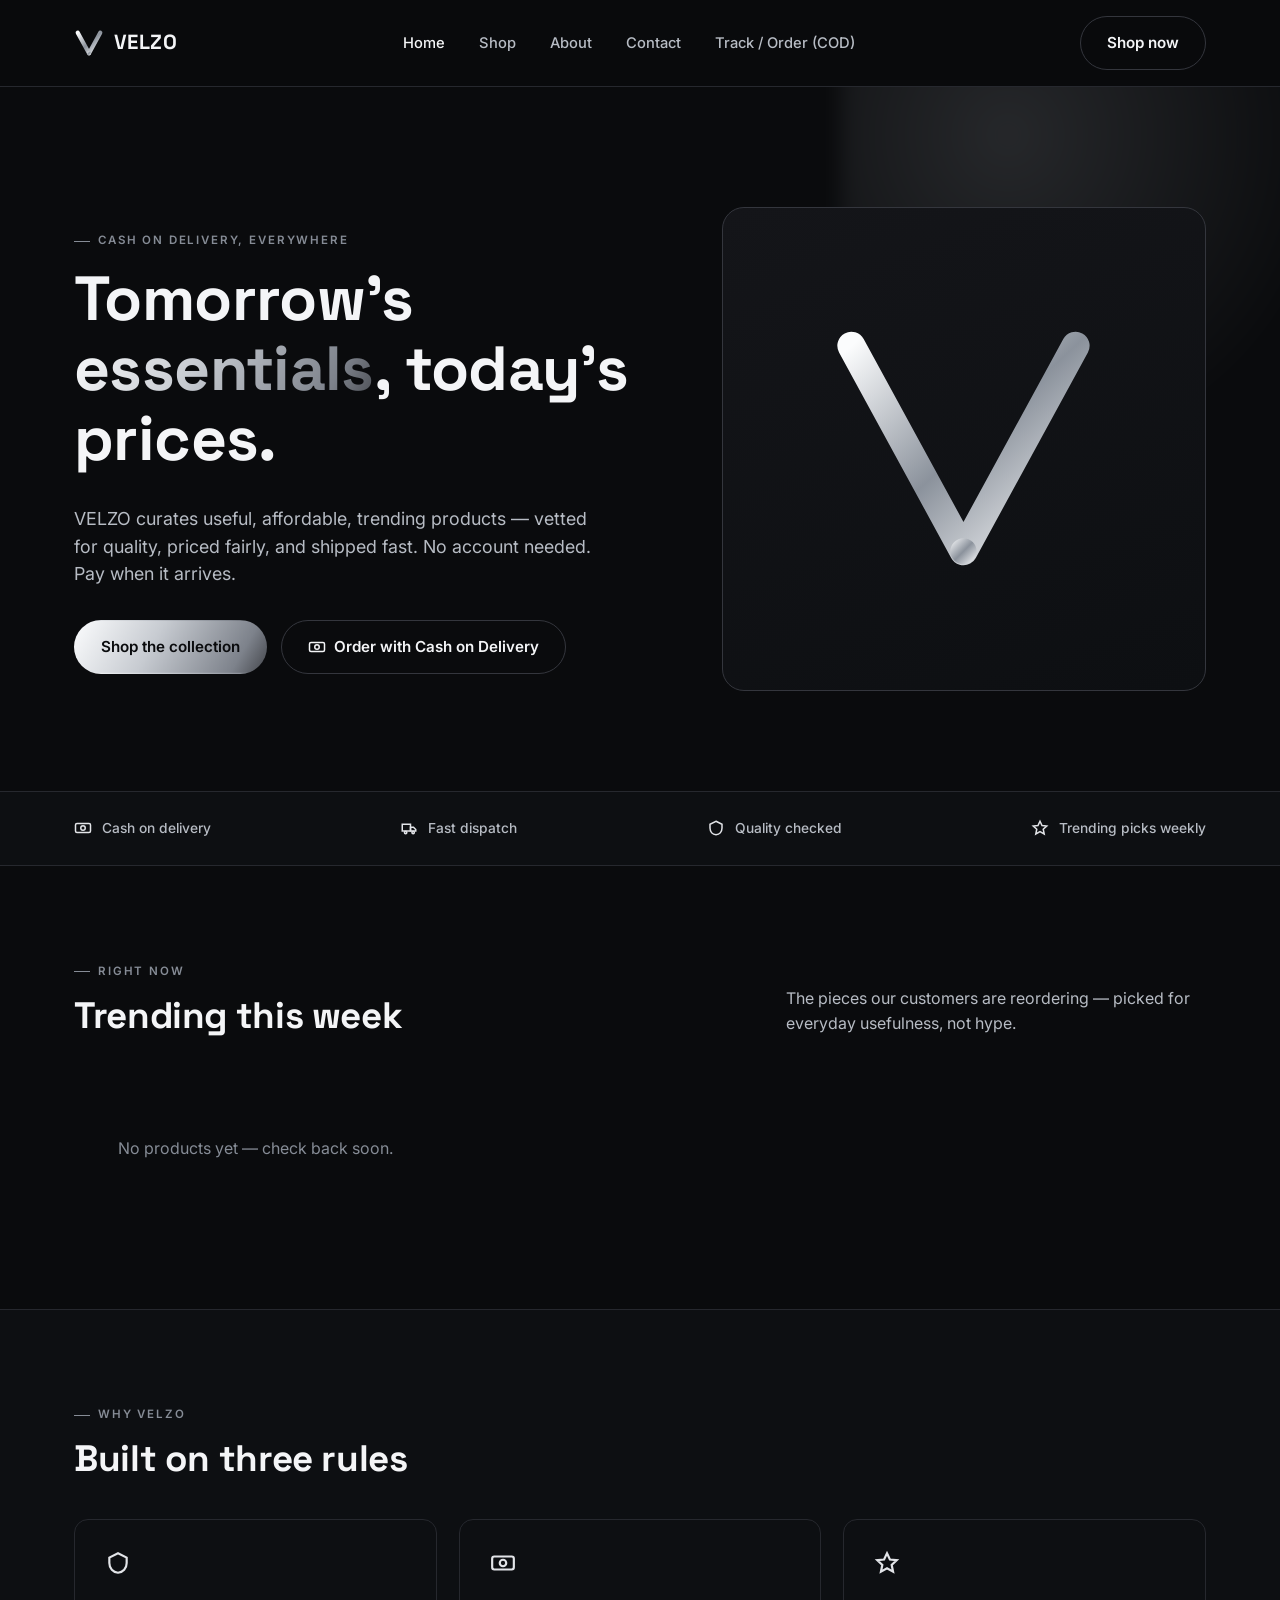
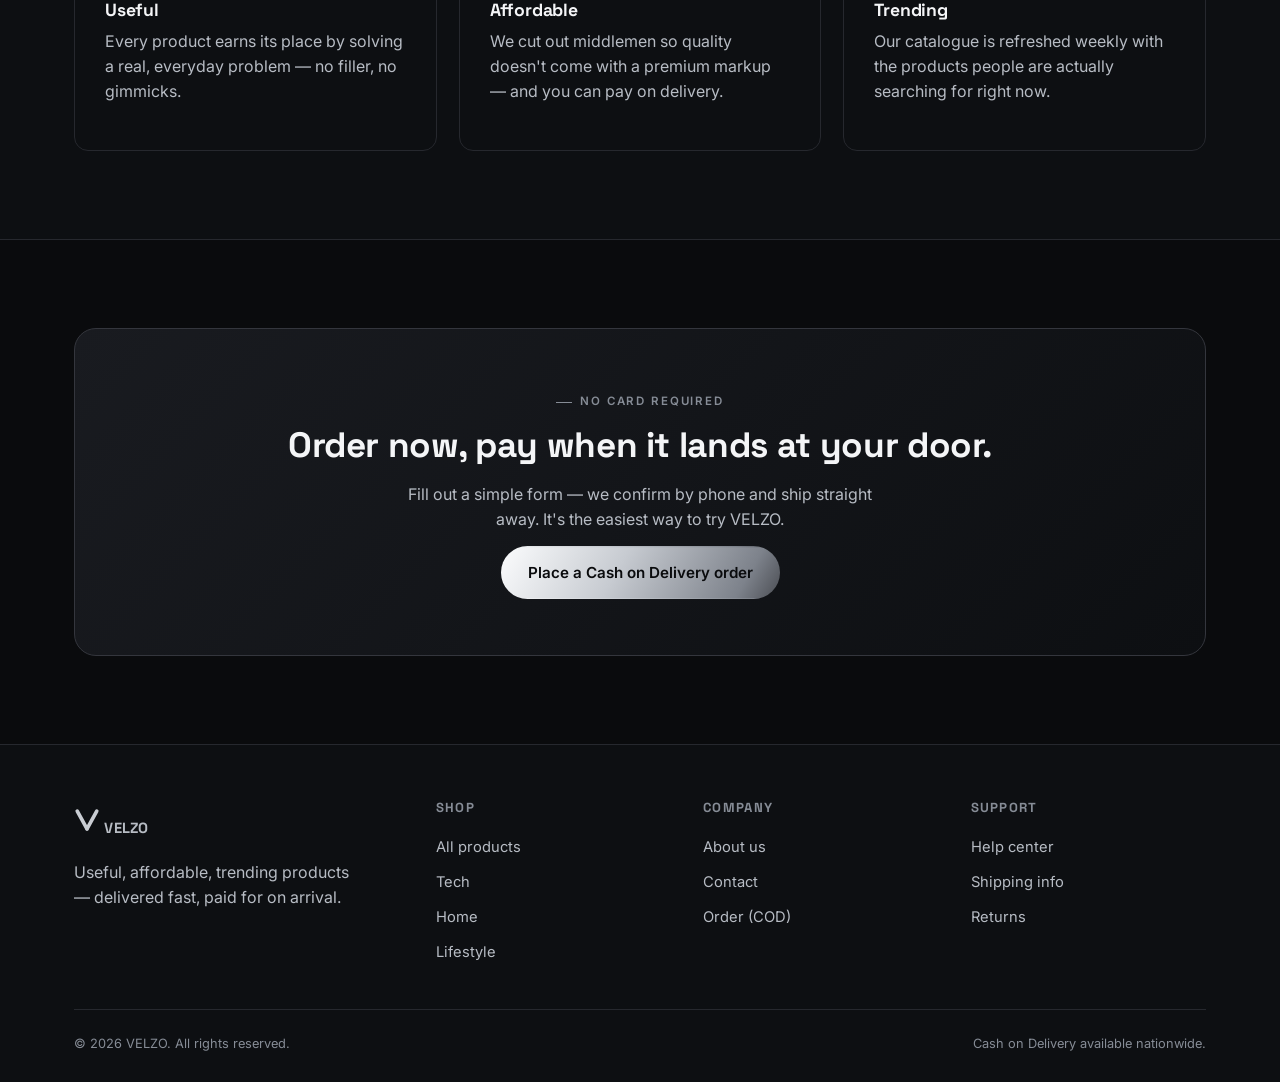
<file: index.html>
<!DOCTYPE html>
<html lang="en">
<head>
<meta charset="UTF-8">
<meta name="viewport" content="width=device-width, initial-scale=1.0">
<title>VELZO — Useful. Affordable. Trending.</title>
<link rel="preconnect" href="https://fonts.googleapis.com">
<link href="https://fonts.googleapis.com/css2?family=Space+Grotesk:wght@500;600;700&family=Inter:wght@400;500;600;700&display=swap" rel="stylesheet">
<link rel="stylesheet" href="style.css">
</head>
<body>

<nav class="nav">
  <div class="nav-inner">
    <a href="index.html" class="logo">
      <svg width="30" height="30" viewBox="0 0 32 32"><defs><linearGradient id="g1" x1="0" y1="0" x2="1" y2="1">
        <stop offset="0" stop-color="#fbfcfd"/><stop offset="0.5" stop-color="#8b929c"/><stop offset="1" stop-color="#fbfcfd"/>
      </linearGradient></defs>
      <path d="M4 5 L16 27 L28 5" stroke="url(#g1)" stroke-width="4.5" fill="none" stroke-linecap="round" stroke-linejoin="round"/>
      <circle cx="16" cy="27" r="2.1" fill="url(#g1)"/></svg>
      VELZO
    </a>
    <ul class="nav-links">
      <li><a href="index.html" class="active">Home</a></li>
      <li><a href="shop.html">Shop</a></li>
      <li><a href="about.html">About</a></li>
      <li><a href="contact.html">Contact</a></li>
      <li><a href="order.html">Track / Order (COD)</a></li>
    </ul>
    <div class="nav-cta">
      <a href="shop.html" class="btn btn-outline">Shop now</a>
      <button class="nav-toggle" aria-label="Menu"><span></span></button>
    </div>
  </div>
</nav>

<header class="hero">
  <div class="hero-mark"></div>
  <div class="container hero-grid">
    <div>
      <div class="eyebrow">Cash on delivery, everywhere</div>
      <h1>Tomorrow's<br><span class="chrome-text">essentials</span>, today's prices.</h1>
      <p class="lead">VELZO curates useful, affordable, trending products — vetted for quality, priced fairly, and shipped fast. No account needed. Pay when it arrives.</p>
      <div class="hero-actions">
        <a href="shop.html" class="btn btn-primary">Shop the collection</a>
        <a href="order.html" class="btn btn-outline"><svg width="18" height="18" viewBox="0 0 24 24" fill="none" stroke="currentColor" stroke-width="2"><rect x="2" y="6" width="20" height="12" rx="2"/><circle cx="12" cy="12" r="3"/></svg> Order with Cash on Delivery</a>
      </div>
    </div>
    <div class="hero-visual">
      <svg viewBox="0 0 32 32"><defs><linearGradient id="gh" x1="0" y1="0" x2="1" y2="1">
        <stop offset="0" stop-color="#fbfcfd"/><stop offset="0.5" stop-color="#8b929c"/><stop offset="1" stop-color="#fbfcfd"/>
      </linearGradient></defs>
      <path d="M4 5 L16 27 L28 5" stroke="url(#gh)" stroke-width="3" fill="none" stroke-linecap="round" stroke-linejoin="round"/>
      <circle cx="16" cy="27" r="1.4" fill="url(#gh)"/></svg>
    </div>
  </div>
</header>

<div class="trust-strip">
  <div class="container">
    <div class="trust-item"><svg width="18" height="18" viewBox="0 0 24 24" fill="none" stroke="currentColor" stroke-width="2"><rect x="2" y="6" width="20" height="12" rx="2"/><circle cx="12" cy="12" r="3"/></svg> Cash on delivery</div>
    <div class="trust-item"><svg width="18" height="18" viewBox="0 0 24 24" fill="none" stroke="currentColor" stroke-width="2"><path d="M3 7h11v9H3z"/><path d="M14 11h4l3 3v2h-7z"/><circle cx="7.5" cy="18" r="1.6"/><circle cx="17.5" cy="18" r="1.6"/></svg> Fast dispatch</div>
    <div class="trust-item"><svg width="18" height="18" viewBox="0 0 24 24" fill="none" stroke="currentColor" stroke-width="2"><path d="M12 3l8 4v5c0 5-3.4 8.5-8 9-4.6-.5-8-4-8-9V7z"/></svg> Quality checked</div>
    <div class="trust-item"><svg width="18" height="18" viewBox="0 0 24 24" fill="none" stroke="currentColor" stroke-width="2"><path d="M12 3l2.7 5.8 6.3.6-4.7 4.3 1.3 6.3L12 16.9 6.4 20l1.3-6.3-4.7-4.3 6.3-.6z"/></svg> Trending picks weekly</div>
  </div>
</div>

<section>
  <div class="container">
    <div class="section-head">
      <div>
        <div class="eyebrow">Right now</div>
        <h2>Trending this week</h2>
      </div>
      <p>The pieces our customers are reordering — picked for everyday usefulness, not hype.</p>
    </div>
    <div class="grid" id="trending-grid"></div>
  </div>
</section>

<section style="background:var(--bg-soft);border-top:1px solid var(--border);border-bottom:1px solid var(--border);">
  <div class="container">
    <div class="section-head">
      <div>
        <div class="eyebrow">Why VELZO</div>
        <h2>Built on three rules</h2>
      </div>
    </div>
    <div class="values">
      <div class="value-card">
        <svg width="26" height="26" viewBox="0 0 24 24" fill="none" stroke="currentColor" stroke-width="2"><path d="M12 3l8 4v5c0 5-3.4 8.5-8 9-4.6-.5-8-4-8-9V7z"/></svg>
        <h3>Useful</h3>
        <p>Every product earns its place by solving a real, everyday problem — no filler, no gimmicks.</p>
      </div>
      <div class="value-card">
        <svg width="26" height="26" viewBox="0 0 24 24" fill="none" stroke="currentColor" stroke-width="2"><rect x="2" y="6" width="20" height="12" rx="2"/><circle cx="12" cy="12" r="3"/></svg>
        <h3>Affordable</h3>
        <p>We cut out middlemen so quality doesn't come with a premium markup — and you can pay on delivery.</p>
      </div>
      <div class="value-card">
        <svg width="26" height="26" viewBox="0 0 24 24" fill="none" stroke="currentColor" stroke-width="2"><path d="M12 3l2.7 5.8 6.3.6-4.7 4.3 1.3 6.3L12 16.9 6.4 20l1.3-6.3-4.7-4.3 6.3-.6z"/></svg>
        <h3>Trending</h3>
        <p>Our catalogue is refreshed weekly with the products people are actually searching for right now.</p>
      </div>
    </div>
  </div>
</section>

<section>
  <div class="container">
    <div class="cta-band">
      <div class="eyebrow" style="justify-content:center;">No card required</div>
      <h2>Order now, pay when it lands at your door.</h2>
      <p style="max-width:480px;margin:0 auto;">Fill out a simple form — we confirm by phone and ship straight away. It's the easiest way to try VELZO.</p>
      <a href="order.html" class="btn btn-primary">Place a Cash on Delivery order</a>
    </div>
  </div>
</section>

<footer>
  <div class="container">
    <div class="footer-grid">
      <div>
        <a href="index.html" class="logo" style="margin-bottom:14px;">
          <svg width="26" height="26" viewBox="0 0 32 32"><path d="M4 5 L16 27 L28 5" stroke="#c9cdd3" stroke-width="4.5" fill="none" stroke-linecap="round" stroke-linejoin="round"/><circle cx="16" cy="27" r="2.1" fill="#c9cdd3"/></svg>
          VELZO
        </a>
        <p style="max-width:280px;">Useful, affordable, trending products — delivered fast, paid for on arrival.</p>
      </div>
      <div>
        <h4>Shop</h4>
        <a href="shop.html">All products</a>
        <a href="shop.html">Tech</a>
        <a href="shop.html">Home</a>
        <a href="shop.html">Lifestyle</a>
      </div>
      <div>
        <h4>Company</h4>
        <a href="about.html">About us</a>
        <a href="contact.html">Contact</a>
        <a href="order.html">Order (COD)</a>
      </div>
      <div>
        <h4>Support</h4>
        <a href="contact.html">Help center</a>
        <a href="contact.html">Shipping info</a>
        <a href="contact.html">Returns</a>
      </div>
    </div>
    <div class="footer-bottom">
      <span>© 2026 VELZO. All rights reserved.</span>
      <span>Cash on Delivery available nationwide.</span>
    </div>
  </div>
</footer>

<script src="script.js"></script>
</body>
</html>
</file>
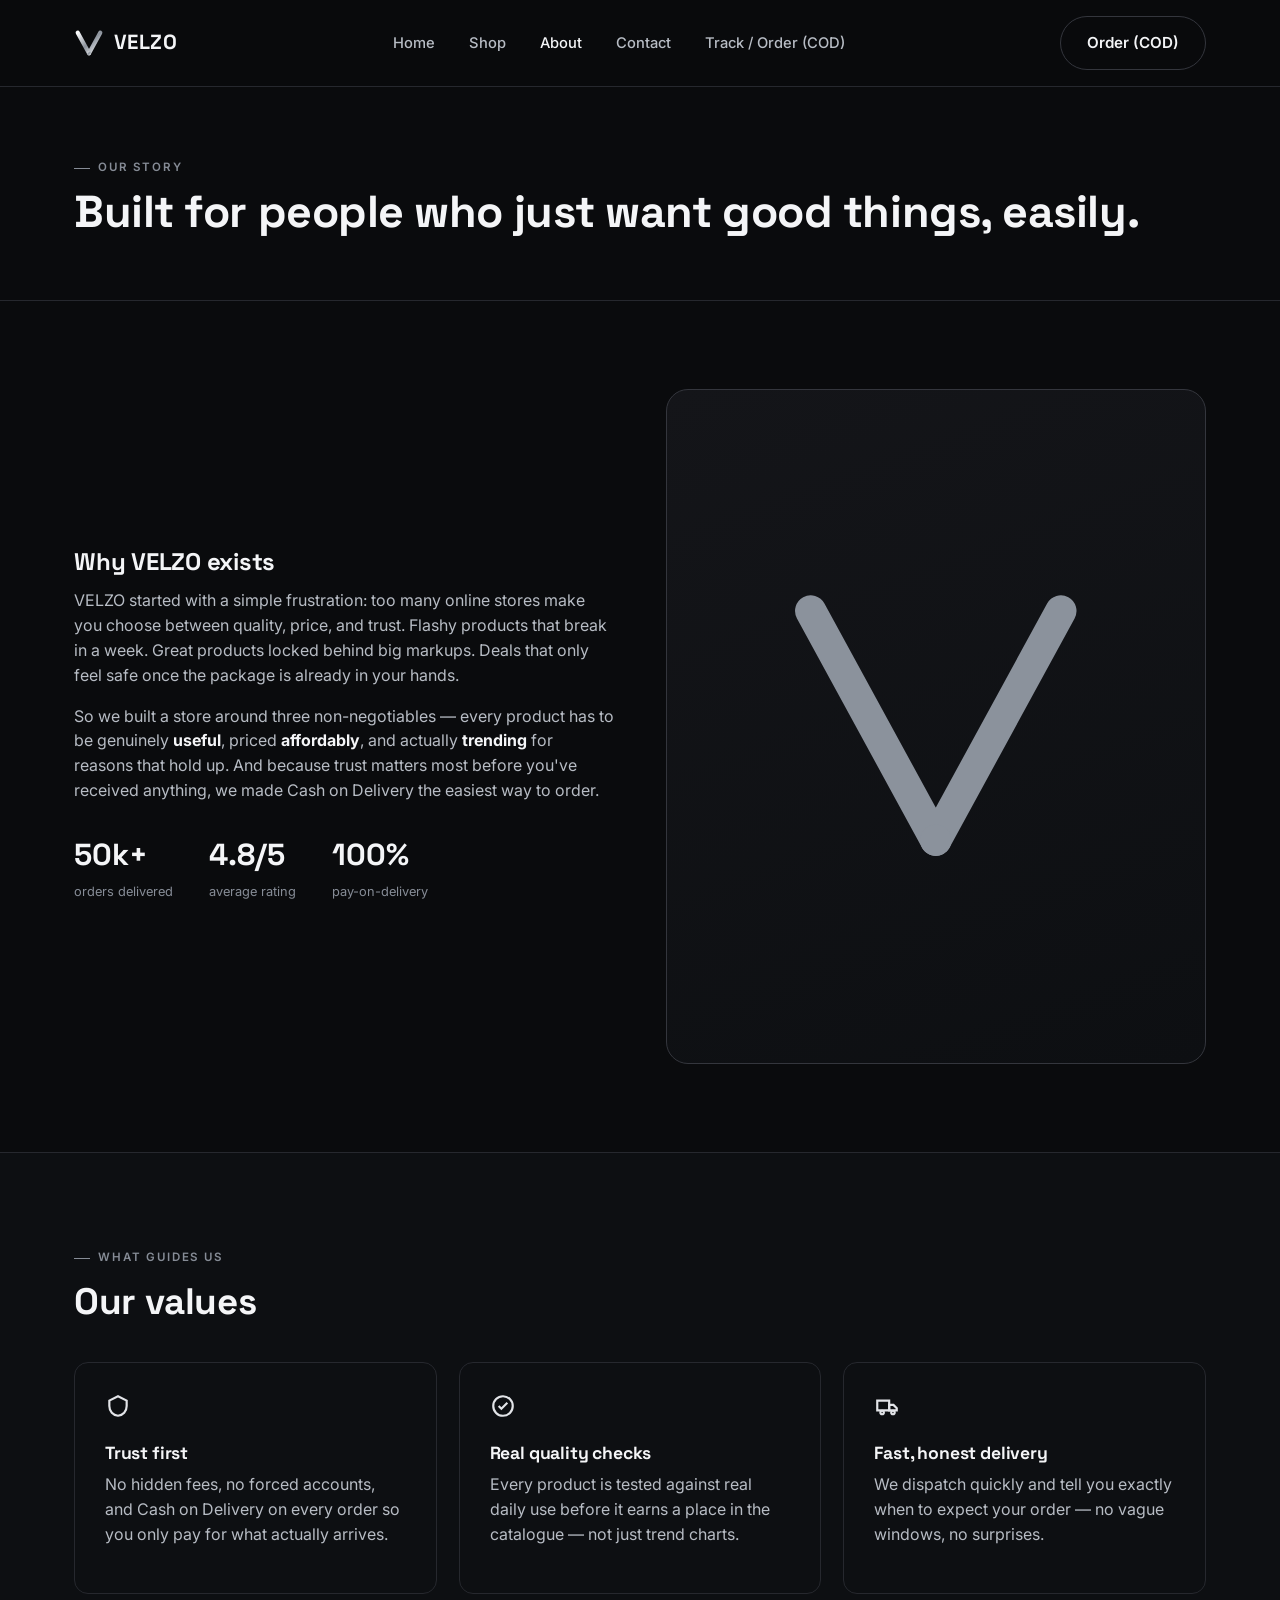
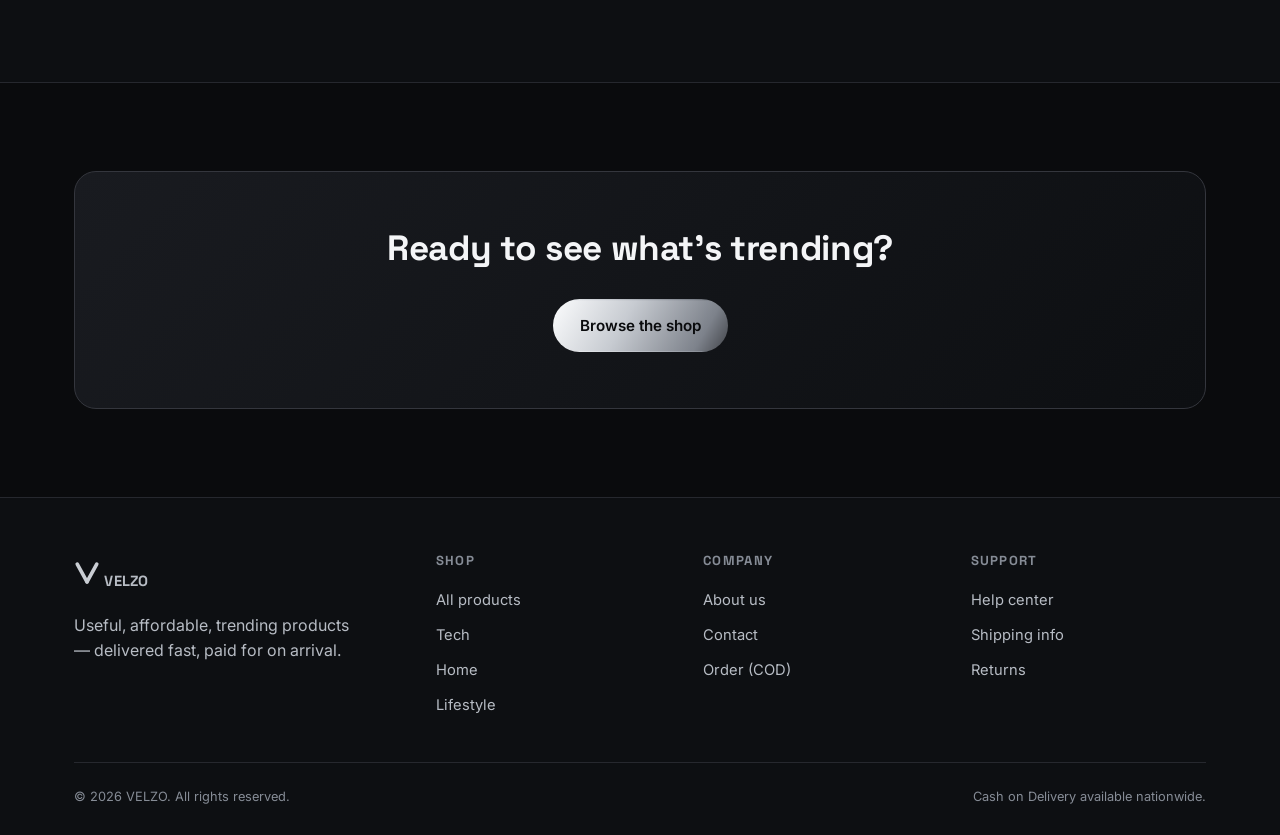
<file: about.html>
<!DOCTYPE html>
<html lang="en">
<head>
<meta charset="UTF-8">
<meta name="viewport" content="width=device-width, initial-scale=1.0">
<title>About Us — VELZO</title>
<link rel="preconnect" href="https://fonts.googleapis.com">
<link href="https://fonts.googleapis.com/css2?family=Space+Grotesk:wght@500;600;700&family=Inter:wght@400;500;600;700&display=swap" rel="stylesheet">
<link rel="stylesheet" href="style.css">
</head>
<body>

<nav class="nav">
  <div class="nav-inner">
    <a href="index.html" class="logo">
      <svg width="30" height="30" viewBox="0 0 32 32"><defs><linearGradient id="g1" x1="0" y1="0" x2="1" y2="1">
        <stop offset="0" stop-color="#fbfcfd"/><stop offset="0.5" stop-color="#8b929c"/><stop offset="1" stop-color="#fbfcfd"/>
      </linearGradient></defs>
      <path d="M4 5 L16 27 L28 5" stroke="url(#g1)" stroke-width="4.5" fill="none" stroke-linecap="round" stroke-linejoin="round"/>
      <circle cx="16" cy="27" r="2.1" fill="url(#g1)"/></svg>
      VELZO
    </a>
    <ul class="nav-links">
      <li><a href="index.html">Home</a></li>
      <li><a href="shop.html">Shop</a></li>
      <li><a href="about.html" class="active">About</a></li>
      <li><a href="contact.html">Contact</a></li>
      <li><a href="order.html">Track / Order (COD)</a></li>
    </ul>
    <div class="nav-cta">
      <a href="order.html" class="btn btn-outline">Order (COD)</a>
      <button class="nav-toggle" aria-label="Menu"><span></span></button>
    </div>
  </div>
</nav>

<div class="page-header">
  <div class="container">
    <div class="eyebrow">Our story</div>
    <h1>Built for people who just want good things, easily.</h1>
  </div>
</div>

<section>
  <div class="container about-grid">
    <div>
      <h2>Why VELZO exists</h2>
      <p>VELZO started with a simple frustration: too many online stores make you choose between quality, price, and trust. Flashy products that break in a week. Great products locked behind big markups. Deals that only feel safe once the package is already in your hands.</p>
      <p>So we built a store around three non-negotiables — every product has to be genuinely <strong style="color:var(--silver-100)">useful</strong>, priced <strong style="color:var(--silver-100)">affordably</strong>, and actually <strong style="color:var(--silver-100)">trending</strong> for reasons that hold up. And because trust matters most before you've received anything, we made Cash on Delivery the easiest way to order.</p>
      <div class="stat-row">
        <div class="stat"><b>50k+</b><span>orders delivered</span></div>
        <div class="stat"><b>4.8/5</b><span>average rating</span></div>
        <div class="stat"><b>100%</b><span>pay-on-delivery</span></div>
      </div>
    </div>
    <div class="hero-visual" style="aspect-ratio:4/5;">
      <svg width="56%" height="56%" viewBox="0 0 32 32"><path d="M4 5 L16 27 L28 5" stroke="#8b929c" stroke-width="3" fill="none" stroke-linecap="round" stroke-linejoin="round"/><circle cx="16" cy="27" r="1.5" fill="#8b929c"/></svg>
    </div>
  </div>
</section>

<section style="background:var(--bg-soft);border-top:1px solid var(--border);border-bottom:1px solid var(--border);">
  <div class="container">
    <div class="section-head">
      <div><div class="eyebrow">What guides us</div><h2>Our values</h2></div>
    </div>
    <div class="values">
      <div class="value-card">
        <svg width="26" height="26" viewBox="0 0 24 24" fill="none" stroke="currentColor" stroke-width="2"><path d="M12 3l8 4v5c0 5-3.4 8.5-8 9-4.6-.5-8-4-8-9V7z"/></svg>
        <h3>Trust first</h3>
        <p>No hidden fees, no forced accounts, and Cash on Delivery on every order so you only pay for what actually arrives.</p>
      </div>
      <div class="value-card">
        <svg width="26" height="26" viewBox="0 0 24 24" fill="none" stroke="currentColor" stroke-width="2"><circle cx="12" cy="12" r="9"/><path d="M8 12l2.5 2.5L16 9"/></svg>
        <h3>Real quality checks</h3>
        <p>Every product is tested against real daily use before it earns a place in the catalogue — not just trend charts.</p>
      </div>
      <div class="value-card">
        <svg width="26" height="26" viewBox="0 0 24 24" fill="none" stroke="currentColor" stroke-width="2"><path d="M3 7h11v9H3z"/><path d="M14 11h4l3 3v2h-7z"/><circle cx="7.5" cy="18" r="1.6"/><circle cx="17.5" cy="18" r="1.6"/></svg>
        <h3>Fast, honest delivery</h3>
        <p>We dispatch quickly and tell you exactly when to expect your order — no vague windows, no surprises.</p>
      </div>
    </div>
  </div>
</section>

<section>
  <div class="container">
    <div class="cta-band">
      <h2>Ready to see what's trending?</h2>
      <a href="shop.html" class="btn btn-primary">Browse the shop</a>
    </div>
  </div>
</section>

<footer>
  <div class="container">
    <div class="footer-grid">
      <div>
        <a href="index.html" class="logo" style="margin-bottom:14px;">
          <svg width="26" height="26" viewBox="0 0 32 32"><path d="M4 5 L16 27 L28 5" stroke="#c9cdd3" stroke-width="4.5" fill="none" stroke-linecap="round" stroke-linejoin="round"/><circle cx="16" cy="27" r="2.1" fill="#c9cdd3"/></svg>
          VELZO
        </a>
        <p style="max-width:280px;">Useful, affordable, trending products — delivered fast, paid for on arrival.</p>
      </div>
      <div>
        <h4>Shop</h4>
        <a href="shop.html">All products</a>
        <a href="shop.html">Tech</a>
        <a href="shop.html">Home</a>
        <a href="shop.html">Lifestyle</a>
      </div>
      <div>
        <h4>Company</h4>
        <a href="about.html">About us</a>
        <a href="contact.html">Contact</a>
        <a href="order.html">Order (COD)</a>
      </div>
      <div>
        <h4>Support</h4>
        <a href="contact.html">Help center</a>
        <a href="contact.html">Shipping info</a>
        <a href="contact.html">Returns</a>
      </div>
    </div>
    <div class="footer-bottom">
      <span>© 2026 VELZO. All rights reserved.</span>
      <span>Cash on Delivery available nationwide.</span>
    </div>
  </div>
</footer>

<script src="script.js"></script>
</body>
</html>
</file>
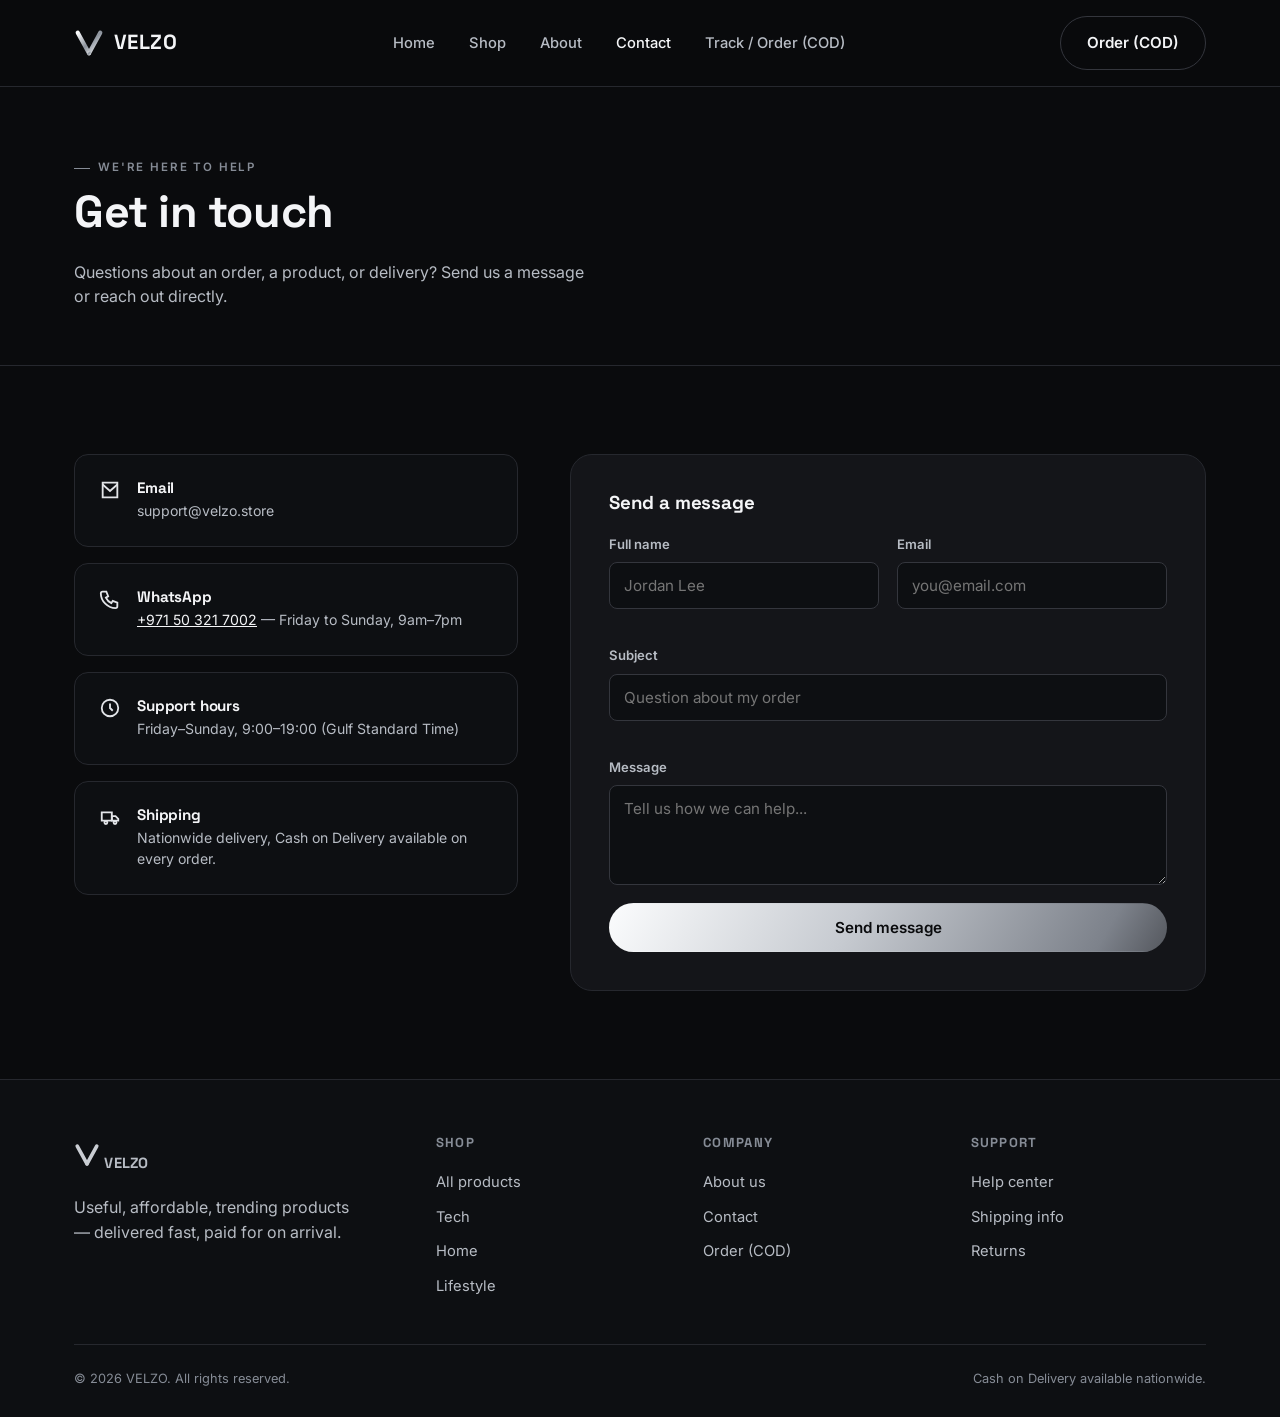
<file: contact.html>
<!DOCTYPE html>
<html lang="en">
<head>
<meta charset="UTF-8">
<meta name="viewport" content="width=device-width, initial-scale=1.0">
<title>Contact — VELZO</title>
<link rel="preconnect" href="https://fonts.googleapis.com">
<link href="https://fonts.googleapis.com/css2?family=Space+Grotesk:wght@500;600;700&family=Inter:wght@400;500;600;700&display=swap" rel="stylesheet">
<link rel="stylesheet" href="style.css">
</head>
<body>

<nav class="nav">
  <div class="nav-inner">
    <a href="index.html" class="logo">
      <svg width="30" height="30" viewBox="0 0 32 32"><defs><linearGradient id="g1" x1="0" y1="0" x2="1" y2="1">
        <stop offset="0" stop-color="#fbfcfd"/><stop offset="0.5" stop-color="#8b929c"/><stop offset="1" stop-color="#fbfcfd"/>
      </linearGradient></defs>
      <path d="M4 5 L16 27 L28 5" stroke="url(#g1)" stroke-width="4.5" fill="none" stroke-linecap="round" stroke-linejoin="round"/>
      <circle cx="16" cy="27" r="2.1" fill="url(#g1)"/></svg>
      VELZO
    </a>
    <ul class="nav-links">
      <li><a href="index.html">Home</a></li>
      <li><a href="shop.html">Shop</a></li>
      <li><a href="about.html">About</a></li>
      <li><a href="contact.html" class="active">Contact</a></li>
      <li><a href="order.html">Track / Order (COD)</a></li>
    </ul>
    <div class="nav-cta">
      <a href="order.html" class="btn btn-outline">Order (COD)</a>
      <button class="nav-toggle" aria-label="Menu"><span></span></button>
    </div>
  </div>
</nav>

<div class="page-header">
  <div class="container">
    <div class="eyebrow">We're here to help</div>
    <h1>Get in touch</h1>
    <p style="max-width:520px;">Questions about an order, a product, or delivery? Send us a message or reach out directly.</p>
  </div>
</div>

<section>
  <div class="container contact-grid">
    <div>
      <div class="contact-info-card">
        <svg width="22" height="22" viewBox="0 0 24 24" fill="none" stroke="currentColor" stroke-width="2"><path d="M4 4h16v16H4z"/><path d="M4 6l8 7 8-7"/></svg>
        <div><h4>Email</h4><p>support@velzo.store</p></div>
      </div>
      <div class="contact-info-card">
        <svg width="22" height="22" viewBox="0 0 24 24" fill="none" stroke="currentColor" stroke-width="2"><path d="M4 4h4l2 5-2.5 1.5a12 12 0 0 0 6 6L15 14l5 2v4a2 2 0 0 1-2 2C9.6 22 2 14.4 2 6a2 2 0 0 1 2-2z"/></svg>
        <div><h4>WhatsApp</h4><p><a href="https://wa.me/971503217002" target="_blank" rel="noopener" style="color:var(--silver-100);text-decoration:underline;">+971 50 321 7002</a> — Friday to Sunday, 9am–7pm</p></div>
      </div>
      <div class="contact-info-card">
        <svg width="22" height="22" viewBox="0 0 24 24" fill="none" stroke="currentColor" stroke-width="2"><circle cx="12" cy="12" r="9"/><path d="M12 7v5l3 3"/></svg>
        <div><h4>Support hours</h4><p>Friday–Sunday, 9:00–19:00 (Gulf Standard Time)</p></div>
      </div>
      <div class="contact-info-card">
        <svg width="22" height="22" viewBox="0 0 24 24" fill="none" stroke="currentColor" stroke-width="2"><path d="M3 7h11v9H3z"/><path d="M14 11h4l3 3v2h-7z"/><circle cx="7.5" cy="18" r="1.6"/><circle cx="17.5" cy="18" r="1.6"/></svg>
        <div><h4>Shipping</h4><p>Nationwide delivery, Cash on Delivery available on every order.</p></div>
      </div>
    </div>

    <div class="form-card" id="contact-form-card">
      <h3 style="margin-bottom:20px;">Send a message</h3>
      <form id="contact-form">
        <div class="form-grid">
          <div class="field"><label for="c-name">Full name</label><input id="c-name" type="text" required placeholder="Jordan Lee"></div>
          <div class="field"><label for="c-email">Email</label><input id="c-email" type="email" required placeholder="you@email.com"></div>
          <div class="field full"><label for="c-subject">Subject</label><input id="c-subject" type="text" required placeholder="Question about my order"></div>
          <div class="field full"><label for="c-message">Message</label><textarea id="c-message" required placeholder="Tell us how we can help..."></textarea></div>
        </div>
        <button type="submit" class="btn btn-primary btn-block">Send message</button>
      </form>
    </div>
    <div class="form-card success-panel" id="contact-success" style="grid-column:2;">
      <svg width="48" height="48" viewBox="0 0 24 24" fill="none" stroke="currentColor" stroke-width="2"><circle cx="12" cy="12" r="10"/><path d="M8 12l2.5 2.5L16 9"/></svg>
      <h3>Message received</h3>
      <p>Thanks for reaching out — our team will reply within one business day.</p>
      <a href="index.html" class="btn btn-outline">Back to home</a>
    </div>
  </div>
</section>

<footer>
  <div class="container">
    <div class="footer-grid">
      <div>
        <a href="index.html" class="logo" style="margin-bottom:14px;">
          <svg width="26" height="26" viewBox="0 0 32 32"><path d="M4 5 L16 27 L28 5" stroke="#c9cdd3" stroke-width="4.5" fill="none" stroke-linecap="round" stroke-linejoin="round"/><circle cx="16" cy="27" r="2.1" fill="#c9cdd3"/></svg>
          VELZO
        </a>
        <p style="max-width:280px;">Useful, affordable, trending products — delivered fast, paid for on arrival.</p>
      </div>
      <div>
        <h4>Shop</h4>
        <a href="shop.html">All products</a>
        <a href="shop.html">Tech</a>
        <a href="shop.html">Home</a>
        <a href="shop.html">Lifestyle</a>
      </div>
      <div>
        <h4>Company</h4>
        <a href="about.html">About us</a>
        <a href="contact.html">Contact</a>
        <a href="order.html">Order (COD)</a>
      </div>
      <div>
        <h4>Support</h4>
        <a href="contact.html">Help center</a>
        <a href="contact.html">Shipping info</a>
        <a href="contact.html">Returns</a>
      </div>
    </div>
    <div class="footer-bottom">
      <span>© 2026 VELZO. All rights reserved.</span>
      <span>Cash on Delivery available nationwide.</span>
    </div>
  </div>
</footer>

<script src="script.js"></script>
</body>
</html>
</file>
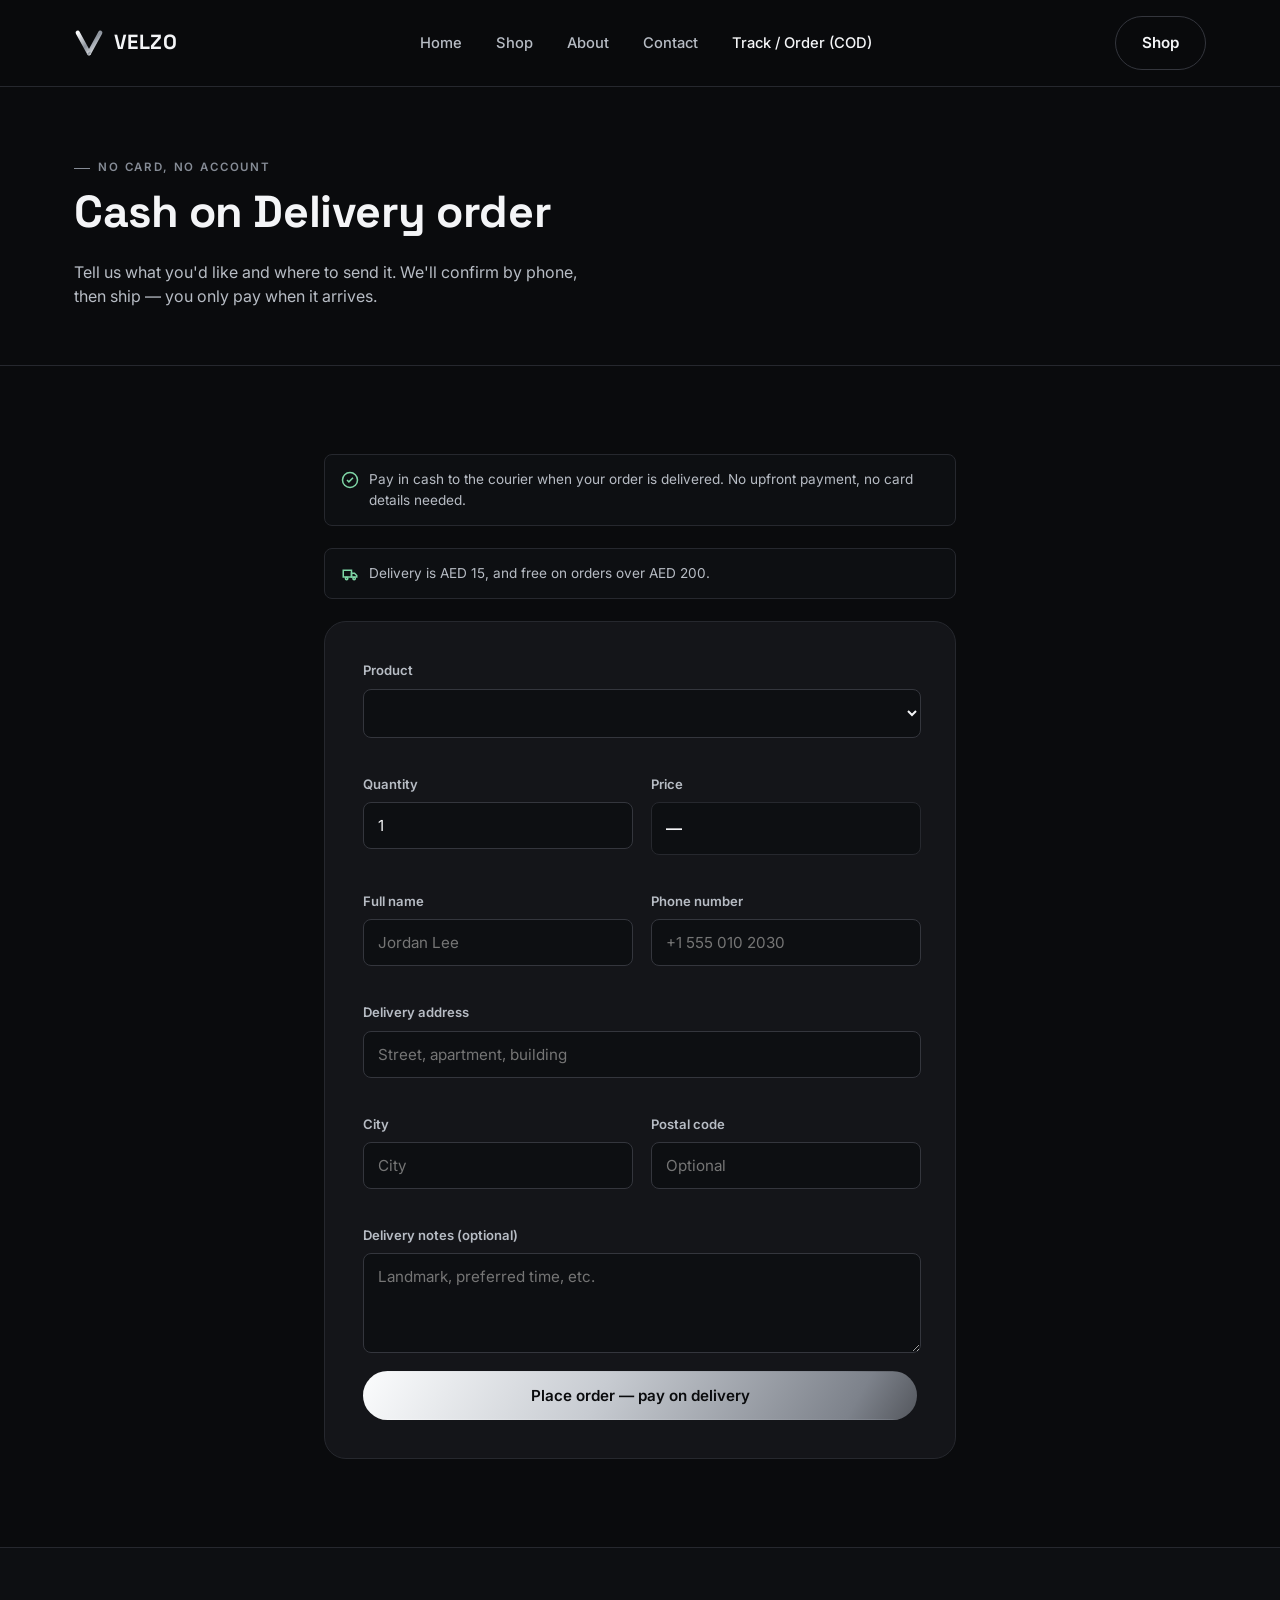
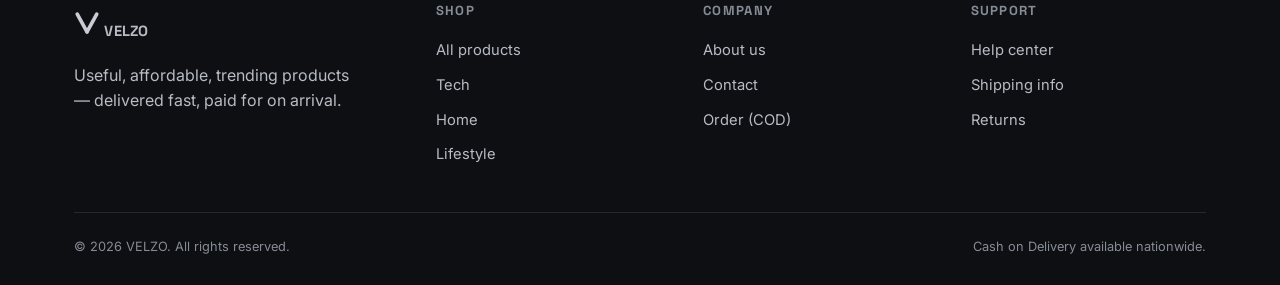
<file: order.html>
<!DOCTYPE html>
<html lang="en">
<head>
<meta charset="UTF-8">
<meta name="viewport" content="width=device-width, initial-scale=1.0">
<title>Order — Cash on Delivery — VELZO</title>
<link rel="preconnect" href="https://fonts.googleapis.com">
<link href="https://fonts.googleapis.com/css2?family=Space+Grotesk:wght@500;600;700&family=Inter:wght@400;500;600;700&display=swap" rel="stylesheet">
<link rel="stylesheet" href="style.css">
</head>
<body>

<nav class="nav">
  <div class="nav-inner">
    <a href="index.html" class="logo">
      <svg width="30" height="30" viewBox="0 0 32 32"><defs><linearGradient id="g1" x1="0" y1="0" x2="1" y2="1">
        <stop offset="0" stop-color="#fbfcfd"/><stop offset="0.5" stop-color="#8b929c"/><stop offset="1" stop-color="#fbfcfd"/>
      </linearGradient></defs>
      <path d="M4 5 L16 27 L28 5" stroke="url(#g1)" stroke-width="4.5" fill="none" stroke-linecap="round" stroke-linejoin="round"/>
      <circle cx="16" cy="27" r="2.1" fill="url(#g1)"/></svg>
      VELZO
    </a>
    <ul class="nav-links">
      <li><a href="index.html">Home</a></li>
      <li><a href="shop.html">Shop</a></li>
      <li><a href="about.html">About</a></li>
      <li><a href="contact.html">Contact</a></li>
      <li><a href="order.html" class="active">Track / Order (COD)</a></li>
    </ul>
    <div class="nav-cta">
      <a href="shop.html" class="btn btn-outline">Shop</a>
      <button class="nav-toggle" aria-label="Menu"><span></span></button>
    </div>
  </div>
</nav>

<div class="page-header">
  <div class="container">
    <div class="eyebrow">No card, no account</div>
    <h1>Cash on Delivery order</h1>
    <p style="max-width:520px;">Tell us what you'd like and where to send it. We'll confirm by phone, then ship — you only pay when it arrives.</p>
  </div>
</div>

<section>
  <div class="container" style="max-width:680px;">

    <div class="form-note">
      <svg width="18" height="18" viewBox="0 0 24 24" fill="none" stroke="currentColor" stroke-width="2"><circle cx="12" cy="12" r="10"/><path d="M8 12l2.5 2.5L16 9"/></svg>
      <span>Pay in cash to the courier when your order is delivered. No upfront payment, no card details needed.</span>
    </div>
    <div class="form-note">
      <svg width="18" height="18" viewBox="0 0 24 24" fill="none" stroke="currentColor" stroke-width="2"><path d="M3 7h11v9H3z"/><path d="M14 11h4l3 3v2h-7z"/><circle cx="7.5" cy="18" r="1.6"/><circle cx="17.5" cy="18" r="1.6"/></svg>
      <span>Delivery is AED 15, and free on orders over AED 200.</span>
    </div>

    <div class="form-card" id="order-form-card">
      <form id="order-form">
        <div class="form-grid">
          <div class="field full">
            <label for="order-product">Product</label>
            <select id="order-product" required></select>
          </div>
          <div class="field">
            <label for="order-qty">Quantity</label>
            <input id="order-qty" type="number" min="1" value="1" required>
          </div>
          <div class="field">
            <label>Price</label>
            <div style="padding:13px 14px;border:1px solid var(--border);border-radius:var(--radius-sm);background:var(--bg-soft);color:var(--silver-100);font-weight:600;" id="order-price-display">—</div>
          </div>
          <div class="field"><label for="order-name">Full name</label><input id="order-name" type="text" required placeholder="Jordan Lee"></div>
          <div class="field"><label for="order-phone">Phone number</label><input id="order-phone" type="tel" required placeholder="+1 555 010 2030"></div>
          <div class="field full"><label for="order-address">Delivery address</label><input id="order-address" type="text" required placeholder="Street, apartment, building"></div>
          <div class="field"><label for="order-city">City</label><input id="order-city" type="text" required placeholder="City"></div>
          <div class="field"><label for="order-zip">Postal code</label><input id="order-zip" type="text" placeholder="Optional"></div>
          <div class="field full"><label for="order-notes">Delivery notes (optional)</label><textarea id="order-notes" placeholder="Landmark, preferred time, etc."></textarea></div>
        </div>
        <button type="submit" class="btn btn-primary btn-block">Place order — pay on delivery</button>
      </form>
    </div>

    <div class="form-card success-panel" id="order-success">
      <svg width="48" height="48" viewBox="0 0 24 24" fill="none" stroke="currentColor" stroke-width="2"><circle cx="12" cy="12" r="10"/><path d="M8 12l2.5 2.5L16 9"/></svg>
      <h3>Order received</h3>
      <p>We'll call to confirm shortly, then ship your order. Pay the courier in cash when it arrives.</p>
      <div class="order-summary">
        <div><span>Name</span><span id="summary-name"></span></div>
        <div><span>Phone</span><span id="summary-phone"></span></div>
        <div><span>Deliver to</span><span id="summary-address"></span></div>
        <div><span>Order</span><span id="summary-product"></span></div>
        <div><span>Subtotal</span><span id="summary-subtotal"></span></div>
        <div><span>Delivery</span><span id="summary-delivery"></span></div>
        <div><span>Total</span><span id="summary-total"></span></div>
      </div>
      <a href="shop.html" class="btn btn-outline">Continue shopping</a>
    </div>

  </div>
</section>

<footer>
  <div class="container">
    <div class="footer-grid">
      <div>
        <a href="index.html" class="logo" style="margin-bottom:14px;">
          <svg width="26" height="26" viewBox="0 0 32 32"><path d="M4 5 L16 27 L28 5" stroke="#c9cdd3" stroke-width="4.5" fill="none" stroke-linecap="round" stroke-linejoin="round"/><circle cx="16" cy="27" r="2.1" fill="#c9cdd3"/></svg>
          VELZO
        </a>
        <p style="max-width:280px;">Useful, affordable, trending products — delivered fast, paid for on arrival.</p>
      </div>
      <div>
        <h4>Shop</h4>
        <a href="shop.html">All products</a>
        <a href="shop.html">Tech</a>
        <a href="shop.html">Home</a>
        <a href="shop.html">Lifestyle</a>
      </div>
      <div>
        <h4>Company</h4>
        <a href="about.html">About us</a>
        <a href="contact.html">Contact</a>
        <a href="order.html">Order (COD)</a>
      </div>
      <div>
        <h4>Support</h4>
        <a href="contact.html">Help center</a>
        <a href="contact.html">Shipping info</a>
        <a href="contact.html">Returns</a>
      </div>
    </div>
    <div class="footer-bottom">
      <span>© 2026 VELZO. All rights reserved.</span>
      <span>Cash on Delivery available nationwide.</span>
    </div>
  </div>
</footer>

<script src="script.js"></script>
</body>
</html>
</file>
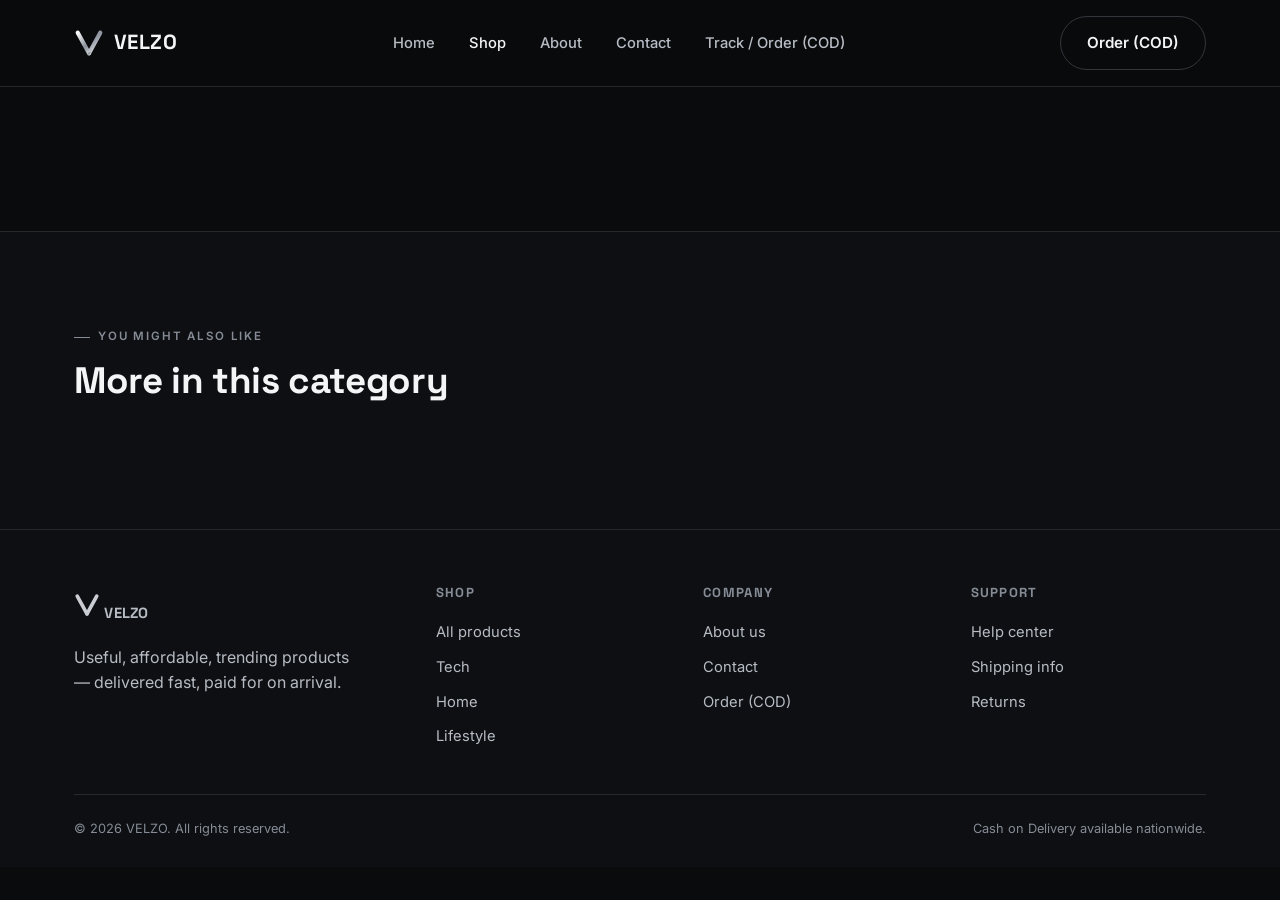
<file: product.html>
<!DOCTYPE html>
<html lang="en">
<head>
<meta charset="UTF-8">
<meta name="viewport" content="width=device-width, initial-scale=1.0">
<title>Product — VELZO</title>
<link rel="preconnect" href="https://fonts.googleapis.com">
<link href="https://fonts.googleapis.com/css2?family=Space+Grotesk:wght@500;600;700&family=Inter:wght@400;500;600;700&display=swap" rel="stylesheet">
<link rel="stylesheet" href="style.css">
</head>
<body>

<nav class="nav">
  <div class="nav-inner">
    <a href="index.html" class="logo">
      <svg width="30" height="30" viewBox="0 0 32 32"><defs><linearGradient id="g1" x1="0" y1="0" x2="1" y2="1">
        <stop offset="0" stop-color="#fbfcfd"/><stop offset="0.5" stop-color="#8b929c"/><stop offset="1" stop-color="#fbfcfd"/>
      </linearGradient></defs>
      <path d="M4 5 L16 27 L28 5" stroke="url(#g1)" stroke-width="4.5" fill="none" stroke-linecap="round" stroke-linejoin="round"/>
      <circle cx="16" cy="27" r="2.1" fill="url(#g1)"/></svg>
      VELZO
    </a>
    <ul class="nav-links">
      <li><a href="index.html">Home</a></li>
      <li><a href="shop.html" class="active">Shop</a></li>
      <li><a href="about.html">About</a></li>
      <li><a href="contact.html">Contact</a></li>
      <li><a href="order.html">Track / Order (COD)</a></li>
    </ul>
    <div class="nav-cta">
      <a href="order.html" class="btn btn-outline">Order (COD)</a>
      <button class="nav-toggle" aria-label="Menu"><span></span></button>
    </div>
  </div>
</nav>

<section style="padding-top:56px;">
  <div class="container">
    <div class="product-detail" id="product-detail"><!-- filled by script.js --></div>
  </div>
</section>

<section style="border-top:1px solid var(--border);background:var(--bg-soft);">
  <div class="container">
    <div class="section-head">
      <div>
        <div class="eyebrow">You might also like</div>
        <h2>More in this category</h2>
      </div>
    </div>
    <div class="grid" id="related-grid"></div>
  </div>
</section>

<footer>
  <div class="container">
    <div class="footer-grid">
      <div>
        <a href="index.html" class="logo" style="margin-bottom:14px;">
          <svg width="26" height="26" viewBox="0 0 32 32"><path d="M4 5 L16 27 L28 5" stroke="#c9cdd3" stroke-width="4.5" fill="none" stroke-linecap="round" stroke-linejoin="round"/><circle cx="16" cy="27" r="2.1" fill="#c9cdd3"/></svg>
          VELZO
        </a>
        <p style="max-width:280px;">Useful, affordable, trending products — delivered fast, paid for on arrival.</p>
      </div>
      <div>
        <h4>Shop</h4>
        <a href="shop.html">All products</a>
        <a href="shop.html">Tech</a>
        <a href="shop.html">Home</a>
        <a href="shop.html">Lifestyle</a>
      </div>
      <div>
        <h4>Company</h4>
        <a href="about.html">About us</a>
        <a href="contact.html">Contact</a>
        <a href="order.html">Order (COD)</a>
      </div>
      <div>
        <h4>Support</h4>
        <a href="contact.html">Help center</a>
        <a href="contact.html">Shipping info</a>
        <a href="contact.html">Returns</a>
      </div>
    </div>
    <div class="footer-bottom">
      <span>© 2026 VELZO. All rights reserved.</span>
      <span>Cash on Delivery available nationwide.</span>
    </div>
  </div>
</footer>

<script src="script.js"></script>
</body>
</html>
</file>
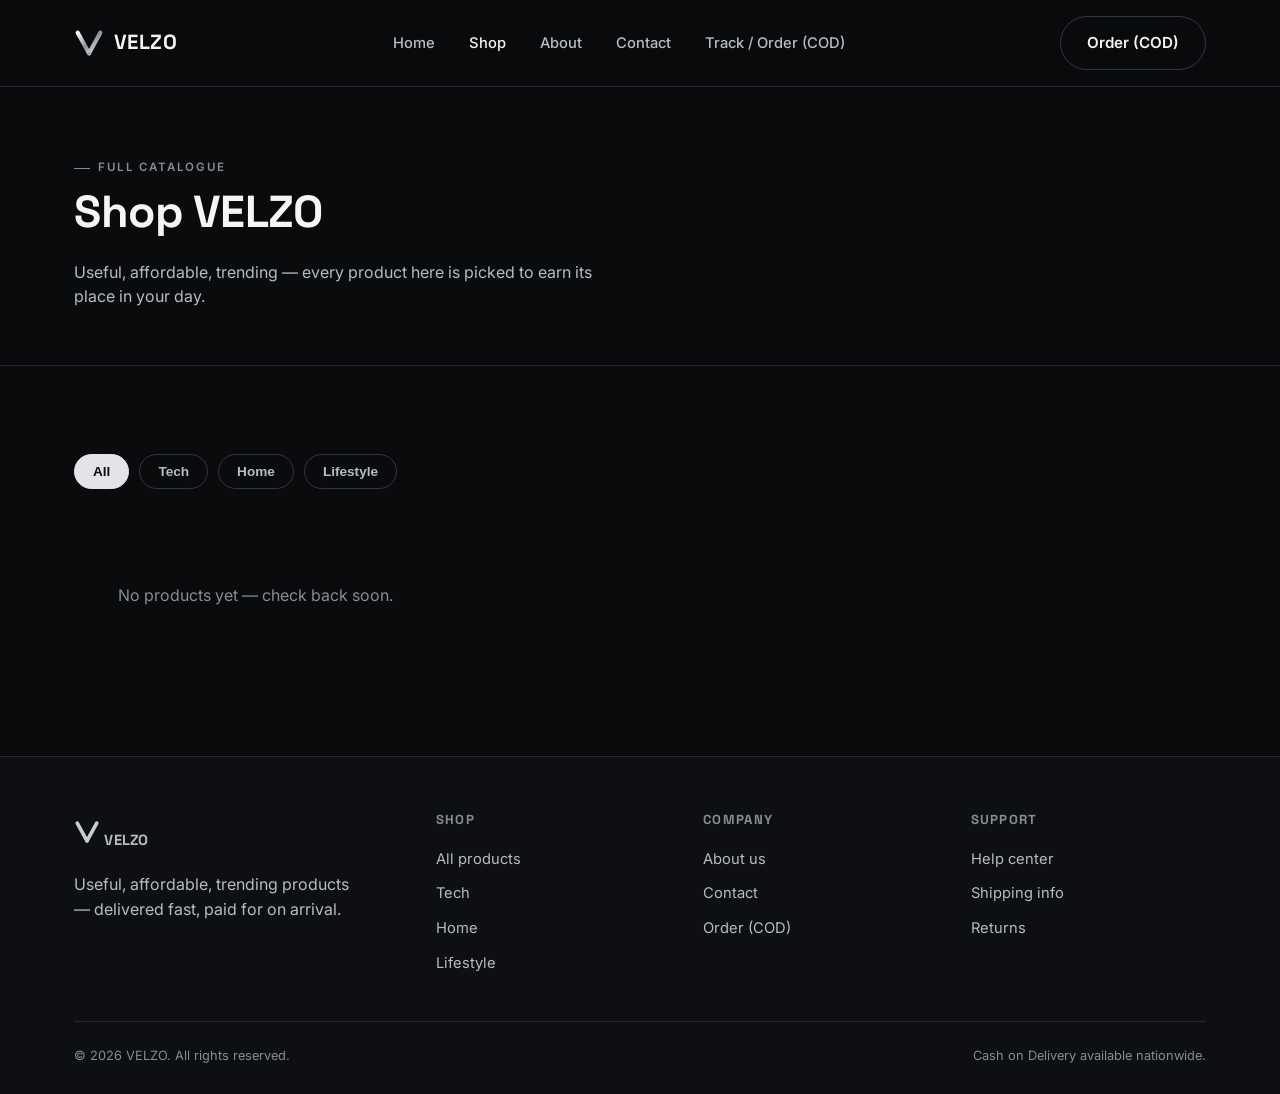
<file: Shop.html>
<!DOCTYPE html>
<html lang="en">
<head>
<meta charset="UTF-8">
<meta name="viewport" content="width=device-width, initial-scale=1.0">
<title>Shop — VELZO</title>
<link rel="preconnect" href="https://fonts.googleapis.com">
<link href="https://fonts.googleapis.com/css2?family=Space+Grotesk:wght@500;600;700&family=Inter:wght@400;500;600;700&display=swap" rel="stylesheet">
<link rel="stylesheet" href="style.css">
</head>
<body>

<nav class="nav">
  <div class="nav-inner">
    <a href="index.html" class="logo">
      <svg width="30" height="30" viewBox="0 0 32 32"><defs><linearGradient id="g1" x1="0" y1="0" x2="1" y2="1">
        <stop offset="0" stop-color="#fbfcfd"/><stop offset="0.5" stop-color="#8b929c"/><stop offset="1" stop-color="#fbfcfd"/>
      </linearGradient></defs>
      <path d="M4 5 L16 27 L28 5" stroke="url(#g1)" stroke-width="4.5" fill="none" stroke-linecap="round" stroke-linejoin="round"/>
      <circle cx="16" cy="27" r="2.1" fill="url(#g1)"/></svg>
      VELZO
    </a>
    <ul class="nav-links">
      <li><a href="index.html">Home</a></li>
      <li><a href="shop.html" class="active">Shop</a></li>
      <li><a href="about.html">About</a></li>
      <li><a href="contact.html">Contact</a></li>
      <li><a href="order.html">Track / Order (COD)</a></li>
    </ul>
    <div class="nav-cta">
      <a href="order.html" class="btn btn-outline">Order (COD)</a>
      <button class="nav-toggle" aria-label="Menu"><span></span></button>
    </div>
  </div>
</nav>

<div class="page-header">
  <div class="container">
    <div class="eyebrow">Full catalogue</div>
    <h1>Shop VELZO</h1>
    <p style="max-width:520px;">Useful, affordable, trending — every product here is picked to earn its place in your day.</p>
  </div>
</div>

<section>
  <div class="container">
    <div class="filters">
      <button class="chip active" data-cat="All">All</button>
      <button class="chip" data-cat="Tech">Tech</button>
      <button class="chip" data-cat="Home">Home</button>
      <button class="chip" data-cat="Lifestyle">Lifestyle</button>
    </div>
    <div class="grid" id="shop-grid"></div>
  </div>
</section>

<footer>
  <div class="container">
    <div class="footer-grid">
      <div>
        <a href="index.html" class="logo" style="margin-bottom:14px;">
          <svg width="26" height="26" viewBox="0 0 32 32"><path d="M4 5 L16 27 L28 5" stroke="#c9cdd3" stroke-width="4.5" fill="none" stroke-linecap="round" stroke-linejoin="round"/><circle cx="16" cy="27" r="2.1" fill="#c9cdd3"/></svg>
          VELZO
        </a>
        <p style="max-width:280px;">Useful, affordable, trending products — delivered fast, paid for on arrival.</p>
      </div>
      <div>
        <h4>Shop</h4>
        <a href="shop.html">All products</a>
        <a href="shop.html">Tech</a>
        <a href="shop.html">Home</a>
        <a href="shop.html">Lifestyle</a>
      </div>
      <div>
        <h4>Company</h4>
        <a href="about.html">About us</a>
        <a href="contact.html">Contact</a>
        <a href="order.html">Order (COD)</a>
      </div>
      <div>
        <h4>Support</h4>
        <a href="contact.html">Help center</a>
        <a href="contact.html">Shipping info</a>
        <a href="contact.html">Returns</a>
      </div>
    </div>
    <div class="footer-bottom">
      <span>© 2026 VELZO. All rights reserved.</span>
      <span>Cash on Delivery available nationwide.</span>
    </div>
  </div>
</footer>

<script src="script.js"></script>
</body>
</html>
</file>
<file: style.css>
/* ===== VELZO — design tokens ===== */
:root{
  --bg:#0a0b0d;
  --bg-soft:#0d0f12;
  --panel:#141519;
  --panel-2:#191b20;
  --border:#26282e;
  --border-light:#34363d;
  --silver-100:#f4f5f7;
  --silver-200:#e2e4e8;
  --silver-400:#b7bcc4;
  --silver-600:#868c96;
  --silver-800:#4d5158;
  --glow:#bcd4e6;
  --danger:#e2665f;
  --ok:#7fd6a6;
  --radius-sm:8px;
  --radius:14px;
  --radius-lg:22px;
  --chrome:linear-gradient(120deg,#fbfcfd 0%,#c7cbd1 22%,#7d828b 45%,#3c3e43 55%,#c7cbd1 75%,#fbfcfd 100%);
  --font-display:'Space Grotesk',sans-serif;
  --font-body:'Inter',sans-serif;
  --maxw:1180px;
}

*,*::before,*::after{box-sizing:border-box;}
html{scroll-behavior:smooth;}
body{
  margin:0;
  background:var(--bg);
  color:var(--silver-200);
  font-family:var(--font-body);
  line-height:1.55;
  -webkit-font-smoothing:antialiased;
}
img{max-width:100%;display:block;}
a{color:inherit;text-decoration:none;}
ul{list-style:none;margin:0;padding:0;}
h1,h2,h3,h4{
  font-family:var(--font-display);
  color:var(--silver-100);
  line-height:1.12;
  margin:0 0 .5em;
  letter-spacing:-0.01em;
}
p{margin:0 0 1em;color:var(--silver-400);}
.container{max-width:var(--maxw);margin:0 auto;padding:0 24px;}
section{padding:88px 0;}
@media(max-width:720px){section{padding:56px 0;}}

.eyebrow{
  display:inline-flex;align-items:center;gap:8px;
  font-family:var(--font-body);
  font-size:.72rem;font-weight:600;letter-spacing:.16em;text-transform:uppercase;
  color:var(--silver-600);
  margin-bottom:14px;
}
.eyebrow::before{content:"";width:16px;height:1px;background:var(--silver-600);}

.chrome-text{
  background:var(--chrome);
  background-size:200% auto;
  -webkit-background-clip:text;background-clip:text;color:transparent;
  animation:sheen 6s linear infinite;
}
@keyframes sheen{to{background-position:200% center;}}

/* ===== buttons ===== */
.btn{
  display:inline-flex;align-items:center;justify-content:center;gap:8px;
  font-family:var(--font-body);font-weight:600;font-size:.95rem;
  padding:14px 26px;border-radius:100px;border:1px solid transparent;
  cursor:pointer;transition:transform .18s ease,box-shadow .18s ease,border-color .18s ease,background .18s ease;
  white-space:nowrap;
}
.btn:active{transform:scale(.97);}
.btn-primary{
  background:var(--chrome);background-size:200% auto;background-position:0 center;
  color:#0a0b0d;
}
.btn-primary:hover{background-position:100% center;box-shadow:0 0 0 1px var(--silver-200),0 8px 24px -8px rgba(255,255,255,.25);}
.btn-outline{
  background:transparent;border-color:var(--border-light);color:var(--silver-100);
}
.btn-outline:hover{border-color:var(--silver-400);box-shadow:0 0 0 1px var(--border-light);}
.btn-block{width:100%;}
.btn[disabled]{opacity:.5;cursor:not-allowed;}

/* ===== nav ===== */
.nav{
  position:sticky;top:0;z-index:50;
  background:rgba(10,11,13,.78);backdrop-filter:blur(10px);
  border-bottom:1px solid var(--border);
}
.nav-inner{display:flex;align-items:center;justify-content:space-between;padding:16px 24px;max-width:var(--maxw);margin:0 auto;}
.logo{display:flex;align-items:center;gap:10px;font-family:var(--font-display);font-size:1.28rem;font-weight:700;color:var(--silver-100);letter-spacing:.02em;}
.logo svg{flex-shrink:0;}
.nav-links{display:flex;align-items:center;gap:34px;}
.nav-links a{font-size:.92rem;font-weight:500;color:var(--silver-400);transition:color .15s;}
.nav-links a:hover,.nav-links a.active{color:var(--silver-100);}
.nav-cta{display:flex;align-items:center;gap:14px;}
.nav-toggle{display:none;background:none;border:1px solid var(--border-light);border-radius:8px;padding:8px 10px;cursor:pointer;}
.nav-toggle span,.nav-toggle span::before,.nav-toggle span::after{content:"";display:block;width:18px;height:2px;background:var(--silver-100);position:relative;}
.nav-toggle span::before{position:absolute;top:-6px;}
.nav-toggle span::after{position:absolute;top:6px;}

@media(max-width:860px){
  .nav-links{
    position:fixed;inset:64px 0 auto 0;background:var(--bg-soft);
    flex-direction:column;align-items:flex-start;gap:0;
    border-bottom:1px solid var(--border);
    transform:translateY(-130%);transition:transform .25s ease;
  }
  .nav-links.open{transform:translateY(0);}
  .nav-links a{width:100%;padding:16px 24px;border-bottom:1px solid var(--border);}
  .nav-toggle{display:block;}
  .nav-cta .btn-outline{display:none;}
}

/* ===== hero ===== */
.hero{position:relative;overflow:hidden;padding:120px 0 100px;}
.hero-mark{
  position:absolute;right:-120px;top:-120px;width:560px;height:560px;opacity:.16;
  background:radial-gradient(circle at 30% 30%,var(--silver-400),transparent 60%);
  filter:blur(10px);pointer-events:none;
}
.hero-grid{display:grid;grid-template-columns:1.1fr .9fr;gap:56px;align-items:center;position:relative;}
.hero h1{font-size:clamp(2.4rem,5vw,3.9rem);}
.hero p.lead{font-size:1.12rem;max-width:520px;}
.hero-actions{display:flex;gap:14px;margin-top:32px;flex-wrap:wrap;}
.hero-visual{position:relative;aspect-ratio:1/1;border-radius:var(--radius-lg);border:1px solid var(--border-light);background:linear-gradient(160deg,var(--panel),var(--bg-soft));display:flex;align-items:center;justify-content:center;}
.hero-visual svg{width:62%;height:62%;}
@media(max-width:900px){.hero-grid{grid-template-columns:1fr;}.hero-visual{order:-1;max-width:340px;margin:0 auto;}}

/* ===== trust strip ===== */
.trust-strip{border-top:1px solid var(--border);border-bottom:1px solid var(--border);background:var(--bg-soft);}
.trust-strip .container{display:flex;justify-content:space-between;flex-wrap:wrap;gap:20px;padding-top:26px;padding-bottom:26px;}
.trust-item{display:flex;align-items:center;gap:10px;font-size:.86rem;color:var(--silver-400);font-weight:500;}
.trust-item svg{flex-shrink:0;color:var(--silver-200);}

/* ===== section headers ===== */
.section-head{display:flex;justify-content:space-between;align-items:flex-end;gap:24px;margin-bottom:40px;flex-wrap:wrap;}
.section-head h2{font-size:clamp(1.7rem,3vw,2.3rem);margin:0;}
.section-head p{margin:0;max-width:420px;}

/* ===== product grid / cards ===== */
.grid{display:grid;grid-template-columns:repeat(3,1fr);gap:22px;}
@media(max-width:920px){.grid{grid-template-columns:repeat(2,1fr);}}
@media(max-width:560px){.grid{grid-template-columns:1fr;}}

.card{
  background:var(--panel);border:1px solid var(--border);border-radius:var(--radius);
  padding:22px;display:flex;flex-direction:column;gap:14px;
  transition:transform .2s ease,border-color .2s ease,box-shadow .2s ease;
  position:relative;
}
.card:hover{transform:translateY(-6px);border-color:var(--border-light);box-shadow:0 20px 40px -20px rgba(0,0,0,.6),0 0 0 1px var(--border-light);}
.card-media{
  aspect-ratio:1/1;border-radius:var(--radius-sm);background:var(--bg-soft);
  border:1px solid var(--border);display:flex;align-items:center;justify-content:center;overflow:hidden;
}
.card-media svg{width:52%;height:52%;color:var(--silver-200);}
.card-tag{position:absolute;top:34px;left:34px;font-size:.68rem;font-weight:700;letter-spacing:.08em;text-transform:uppercase;background:rgba(10,11,13,.75);color:var(--silver-100);padding:5px 10px;border-radius:100px;border:1px solid var(--border-light);}
.card h3{font-size:1.05rem;margin:0;}
.card .price{font-family:var(--font-display);color:var(--silver-100);font-size:1.15rem;font-weight:700;}
.card .price small{color:var(--silver-600);font-weight:500;font-size:.8rem;text-decoration:line-through;margin-left:8px;}
.card-row{display:flex;align-items:center;justify-content:space-between;gap:12px;margin-top:auto;}
.card-desc{font-size:.88rem;color:var(--silver-600);margin:0;}

/* ===== filters (shop) ===== */
.filters{display:flex;gap:10px;flex-wrap:wrap;margin-bottom:34px;}
.chip{
  border:1px solid var(--border-light);padding:9px 18px;border-radius:100px;font-size:.85rem;font-weight:600;
  color:var(--silver-400);cursor:pointer;background:transparent;transition:all .15s;
}
.chip.active,.chip:hover{color:#0a0b0d;background:var(--silver-200);border-color:var(--silver-200);}

/* ===== value props ===== */
.values{display:grid;grid-template-columns:repeat(3,1fr);gap:22px;}
@media(max-width:820px){.values{grid-template-columns:1fr;}}
.value-card{padding:30px;border:1px solid var(--border);border-radius:var(--radius);background:var(--bg-soft);}
.value-card svg{margin-bottom:18px;color:var(--silver-200);}
.value-card h3{font-size:1.1rem;}

/* ===== CTA band ===== */
.cta-band{
  background:linear-gradient(135deg,var(--panel-2),var(--bg-soft));
  border:1px solid var(--border-light);border-radius:var(--radius-lg);
  padding:56px;text-align:center;
}
.cta-band h2{font-size:clamp(1.6rem,3vw,2.2rem);}
.cta-band .btn{margin-top:14px;}

/* ===== footer ===== */
footer{border-top:1px solid var(--border);background:var(--bg-soft);padding:56px 0 28px;}
.footer-grid{display:grid;grid-template-columns:1.4fr 1fr 1fr 1fr;gap:32px;margin-bottom:40px;}
@media(max-width:760px){.footer-grid{grid-template-columns:1fr 1fr;}}
.footer-grid h4{font-size:.82rem;text-transform:uppercase;letter-spacing:.1em;color:var(--silver-600);margin-bottom:14px;}
.footer-grid a{display:block;padding:6px 0;color:var(--silver-400);font-size:.92rem;}
.footer-grid a:hover{color:var(--silver-100);}
.footer-bottom{display:flex;justify-content:space-between;flex-wrap:wrap;gap:12px;border-top:1px solid var(--border);padding-top:24px;font-size:.8rem;color:var(--silver-600);}

/* ===== page header (inner pages) ===== */
.page-header{padding:64px 0 40px;border-bottom:1px solid var(--border);}
.page-header .eyebrow{margin-bottom:10px;}
.page-header h1{font-size:clamp(2rem,4vw,2.8rem);}

/* ===== product detail ===== */
.product-detail{display:grid;grid-template-columns:1fr 1fr;gap:52px;align-items:start;}
@media(max-width:860px){.product-detail{grid-template-columns:1fr;}}
.product-gallery{aspect-ratio:1/1;border-radius:var(--radius-lg);background:var(--panel);border:1px solid var(--border-light);display:flex;align-items:center;justify-content:center;}
.product-gallery svg{width:48%;height:48%;color:var(--silver-200);}
.product-info .price-row{display:flex;align-items:baseline;gap:12px;margin:14px 0 22px;}
.product-info .price-row .price{font-family:var(--font-display);font-size:2rem;color:var(--silver-100);font-weight:700;}
.product-info .price-row .old{color:var(--silver-600);text-decoration:line-through;font-size:1.1rem;}
.badge{display:inline-block;font-size:.7rem;font-weight:700;letter-spacing:.08em;text-transform:uppercase;color:var(--ok);border:1px solid var(--ok);border-radius:100px;padding:4px 10px;margin-bottom:14px;}
.spec-list{border-top:1px solid var(--border);margin-top:26px;}
.spec-row{display:flex;justify-content:space-between;padding:12px 0;border-bottom:1px solid var(--border);font-size:.9rem;}
.spec-row span:first-child{color:var(--silver-600);}
.spec-row span:last-child{color:var(--silver-200);font-weight:500;}
.product-actions{display:flex;gap:12px;margin-top:26px;flex-wrap:wrap;}

/* ===== forms ===== */
.form-card{background:var(--panel);border:1px solid var(--border);border-radius:var(--radius-lg);padding:38px;}
.form-grid{display:grid;grid-template-columns:1fr 1fr;gap:18px;}
@media(max-width:640px){.form-grid{grid-template-columns:1fr;}}
.field{display:flex;flex-direction:column;gap:8px;margin-bottom:18px;}
.field.full{grid-column:1/-1;}
.field label{font-size:.82rem;font-weight:600;color:var(--silver-400);}
.field input,.field select,.field textarea{
  background:var(--bg-soft);border:1px solid var(--border-light);border-radius:var(--radius-sm);
  padding:13px 14px;color:var(--silver-100);font-family:var(--font-body);font-size:.95rem;
}
.field input:focus,.field select:focus,.field textarea:focus{outline:none;border-color:var(--silver-400);box-shadow:0 0 0 3px rgba(191,196,204,.12);}
.field textarea{resize:vertical;min-height:100px;}
.form-note{display:flex;gap:10px;align-items:flex-start;background:var(--bg-soft);border:1px solid var(--border);border-radius:var(--radius-sm);padding:14px 16px;font-size:.85rem;color:var(--silver-400);margin-bottom:22px;}
.form-note svg{flex-shrink:0;margin-top:2px;color:var(--ok);}
.success-panel{display:none;text-align:center;padding:50px 20px;}
.success-panel svg{margin:0 auto 18px;color:var(--ok);}
.success-panel.show{display:block;}
.form-card.hide{display:none;}
.order-summary{background:var(--bg-soft);border:1px solid var(--border);border-radius:var(--radius-sm);padding:16px 18px;margin:20px 0;text-align:left;font-size:.9rem;}
.order-summary div{display:flex;justify-content:space-between;padding:4px 0;color:var(--silver-400);}
.order-summary div span:last-child{color:var(--silver-100);font-weight:600;}

/* ===== about page ===== */
.about-grid{display:grid;grid-template-columns:1fr 1fr;gap:52px;align-items:center;}
@media(max-width:860px){.about-grid{grid-template-columns:1fr;}}
.stat-row{display:flex;gap:36px;margin-top:28px;flex-wrap:wrap;}
.stat b{display:block;font-family:var(--font-display);font-size:1.9rem;color:var(--silver-100);}
.stat span{font-size:.8rem;color:var(--silver-600);}

/* ===== contact ===== */
.contact-grid{display:grid;grid-template-columns:1fr 1fr;gap:52px;}
@media(max-width:860px){.contact-grid{grid-template-columns:1fr;}}
.contact-info-card{border:1px solid var(--border);border-radius:var(--radius);padding:24px;background:var(--bg-soft);display:flex;gap:16px;margin-bottom:16px;}
.contact-info-card svg{flex-shrink:0;color:var(--silver-200);}
.contact-info-card h4{margin:0 0 4px;font-size:.95rem;color:var(--silver-100);}
.contact-info-card p{margin:0;font-size:.88rem;}

.empty-state{text-align:center;padding:60px 20px;color:var(--silver-600);}
</file>
